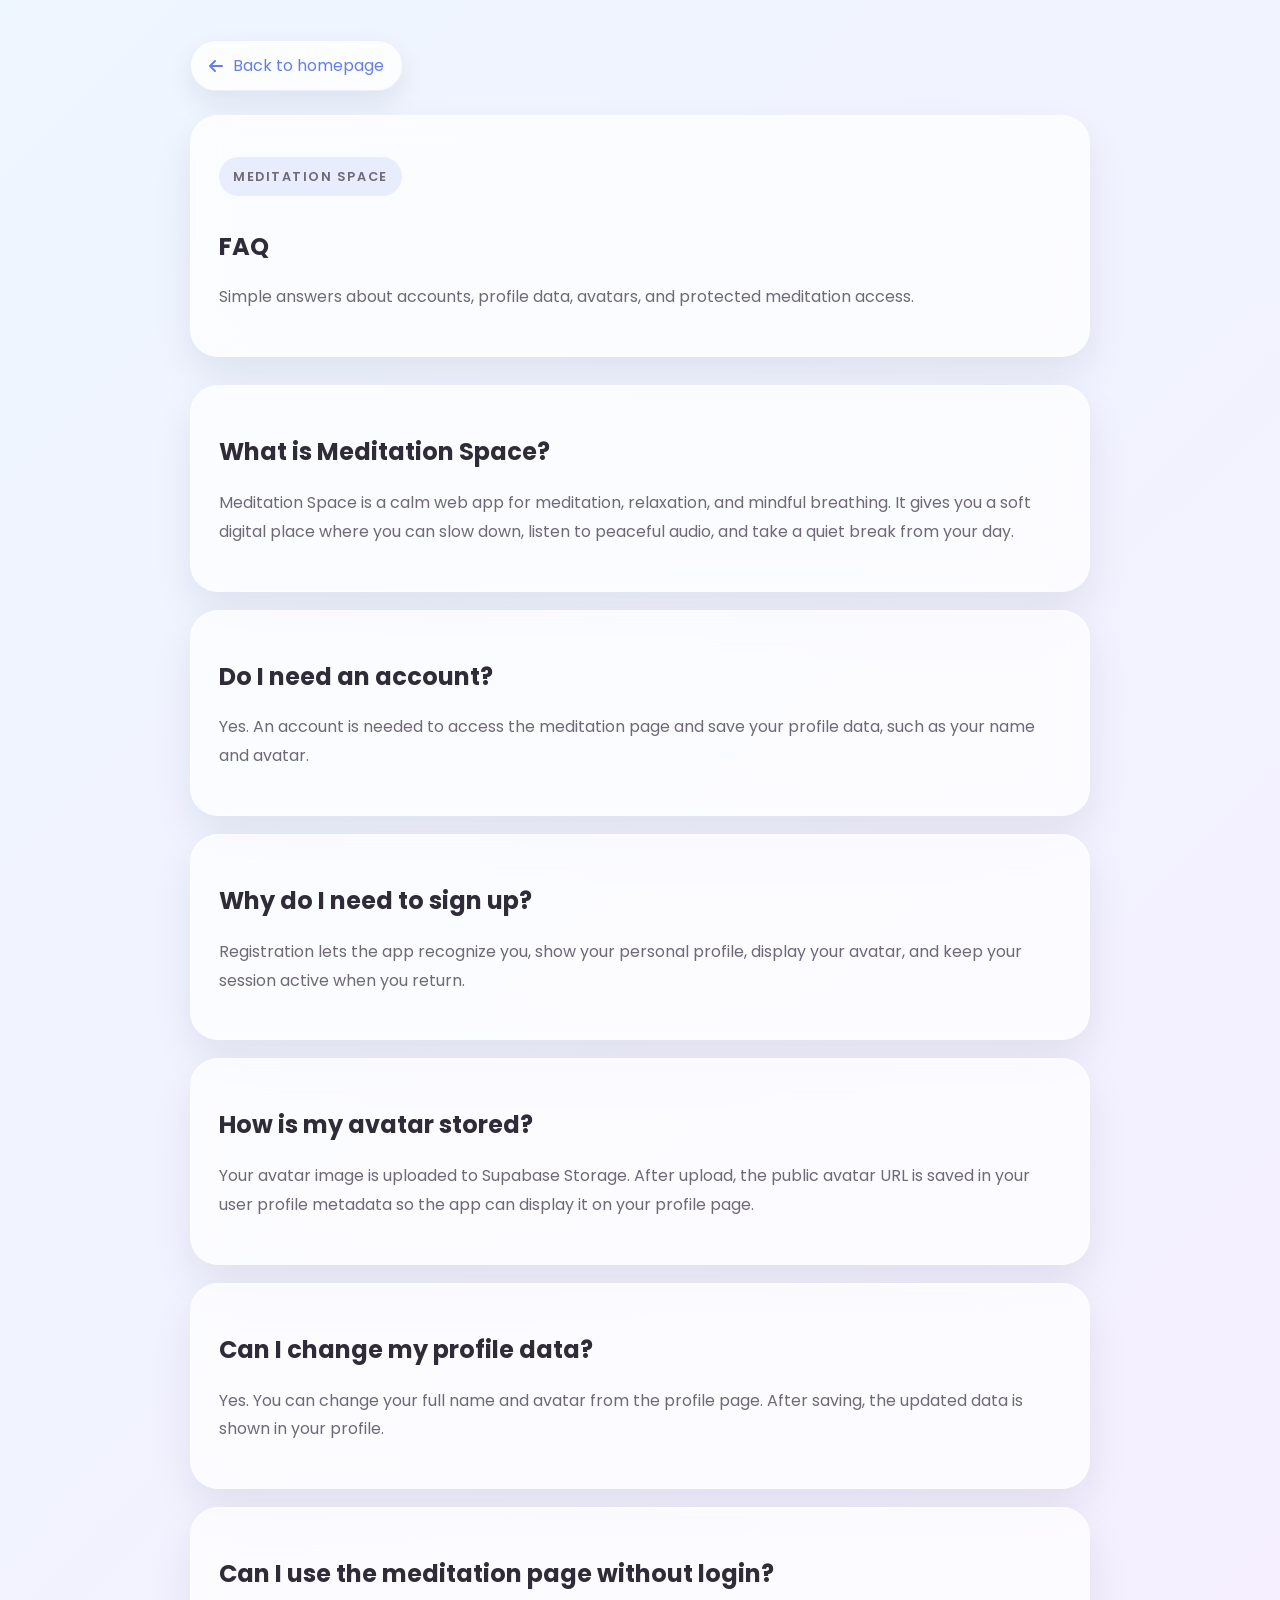
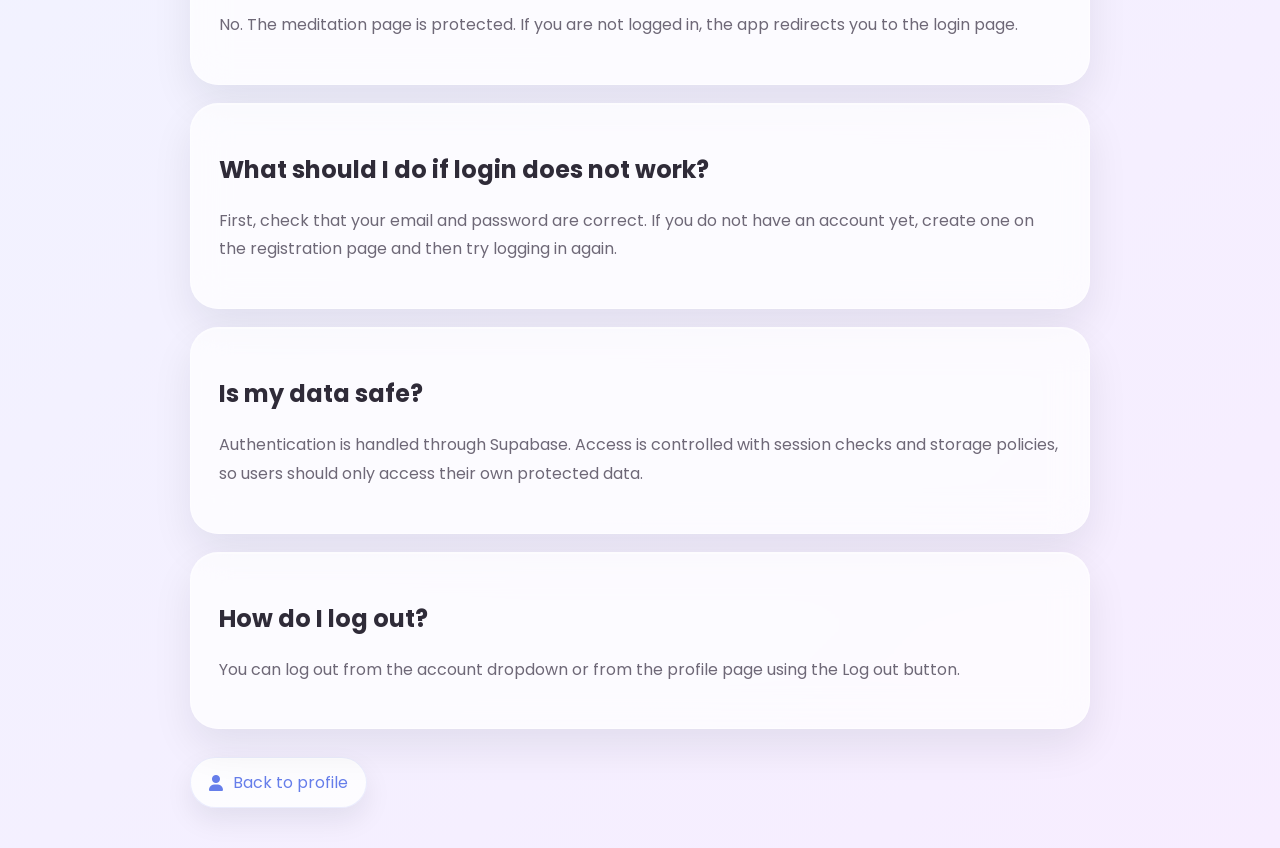
<file: faq.html>
<!DOCTYPE html>
<html lang="en">
<head>
  <meta charset="UTF-8" />
  <meta name="viewport" content="width=device-width, initial-scale=1.0" />
  <title>FAQ | Meditation Space</title>

  <link rel="preconnect" href="https://fonts.googleapis.com" />
  <link rel="preconnect" href="https://fonts.gstatic.com" crossorigin />
  <link
    href="https://fonts.googleapis.com/css2?family=Poppins:wght@300;400;500;600;700&display=swap"
    rel="stylesheet"
  />
  <link
    rel="stylesheet"
    href="https://cdnjs.cloudflare.com/ajax/libs/font-awesome/6.0.0/css/all.min.css"
  />
  <link rel="stylesheet" href="style/faq.css" />
</head>

<body class="light-theme">
  <main class="faq-page">
    <section class="faq-shell">
      <header class="faq-header">
        <a href="index.html" class="faq-back-link">
          <i class="fas fa-arrow-left" aria-hidden="true"></i>
          Back to homepage
        </a>

        <div class="faq-title-block">
          <p class="faq-eyebrow">Meditation Space</p>
          <h1>FAQ</h1>
          <p>
            Simple answers about accounts, profile data, avatars, and protected meditation access.
          </p>
        </div>
      </header>

      <section class="faq-list" aria-label="Frequently asked questions">
        <article class="faq-card">
          <h2>What is Meditation Space?</h2>
          <p>
            Meditation Space is a calm web app for meditation, relaxation, and mindful breathing.
            It gives you a soft digital place where you can slow down, listen to peaceful audio,
            and take a quiet break from your day.
          </p>
        </article>

        <article class="faq-card">
          <h2>Do I need an account?</h2>
          <p>
            Yes. An account is needed to access the meditation page and save your profile data,
            such as your name and avatar.
          </p>
        </article>

        <article class="faq-card">
          <h2>Why do I need to sign up?</h2>
          <p>
            Registration lets the app recognize you, show your personal profile, display your avatar,
            and keep your session active when you return.
          </p>
        </article>

        <article class="faq-card">
          <h2>How is my avatar stored?</h2>
          <p>
            Your avatar image is uploaded to Supabase Storage. After upload, the public avatar URL is
            saved in your user profile metadata so the app can display it on your profile page.
          </p>
        </article>

        <article class="faq-card">
          <h2>Can I change my profile data?</h2>
          <p>
            Yes. You can change your full name and avatar from the profile page. After saving,
            the updated data is shown in your profile.
          </p>
        </article>

        <article class="faq-card">
          <h2>Can I use the meditation page without login?</h2>
          <p>
            No. The meditation page is protected. If you are not logged in, the app redirects you
            to the login page.
          </p>
        </article>

        <article class="faq-card">
          <h2>What should I do if login does not work?</h2>
          <p>
            First, check that your email and password are correct. If you do not have an account yet,
            create one on the registration page and then try logging in again.
          </p>
        </article>

        <article class="faq-card">
          <h2>Is my data safe?</h2>
          <p>
            Authentication is handled through Supabase. Access is controlled with session checks and
            storage policies, so users should only access their own protected data.
          </p>
        </article>

        <article class="faq-card">
          <h2>How do I log out?</h2>
          <p>
            You can log out from the account dropdown or from the profile page using the Log out button.
          </p>
        </article>
      </section>

      <div class="faq-actions">
        <a href="profile.html" class="faq-profile-link">
          <i class="fas fa-user" aria-hidden="true"></i>
          Back to profile
        </a>
      </div>
    </section>
  </main>
</body>
</html>
</file>
<file: style/faq.css>
body {
  margin: 0;
  min-height: 100vh;
  font-family: "Poppins", sans-serif;
  background: linear-gradient(135deg, #eef6ff 0%, #f7edff 100%);
  color: #38353f;
}

.faq-page {
  min-height: 100vh;
  padding: 40px 20px;
}

.faq-shell {
  width: min(900px, 100%);
  margin: 0 auto;
}

.faq-header {
  display: flex;
  flex-direction: column;
  gap: 24px;
  margin-bottom: 28px;
}

.faq-title-block,
.faq-card {
  background: rgba(255, 255, 255, 0.72);
  border: 1px solid rgba(255, 255, 255, 0.42);
  border-radius: 28px;
  padding: 28px;
  box-shadow:
    0 18px 40px rgba(15, 23, 42, 0.08),
    inset 0 1px 0 rgba(255, 255, 255, 0.45);
  backdrop-filter: blur(18px);
  -webkit-backdrop-filter: blur(18px);
}

.faq-title-block h1,
.faq-card h2 {
  color: #2f2b38;
}

.faq-title-block p,
.faq-card p {
  color: #6e6877;
  line-height: 1.8;
}

.faq-eyebrow {
  display: inline-flex;
  padding: 8px 14px;
  border-radius: 999px;
  background: rgba(102, 126, 234, 0.12);
  color: #667eea;
  font-size: 0.8rem;
  font-weight: 600;
  letter-spacing: 0.12em;
  text-transform: uppercase;
}

.faq-list {
  display: grid;
  gap: 18px;
}

.faq-back-link,
.faq-profile-link {
  display: inline-flex;
  align-items: center;
  gap: 10px;
  width: fit-content;
  padding: 12px 18px;
  border-radius: 999px;
  text-decoration: none;
  background: rgba(255, 255, 255, 0.82);
  color: #667eea;
  border: 1px solid rgba(102, 126, 234, 0.12);
  box-shadow:
    0 12px 28px rgba(15, 23, 42, 0.08),
    inset 0 1px 0 rgba(255, 255, 255, 0.42);
  transition: 0.25s ease;
}

.faq-back-link:hover,
.faq-profile-link:hover {
  transform: translateY(-2px);
  background: rgba(255, 255, 255, 0.95);
  color: #8b5cf6;
}

.faq-actions {
  margin-top: 28px;
}
</file>
